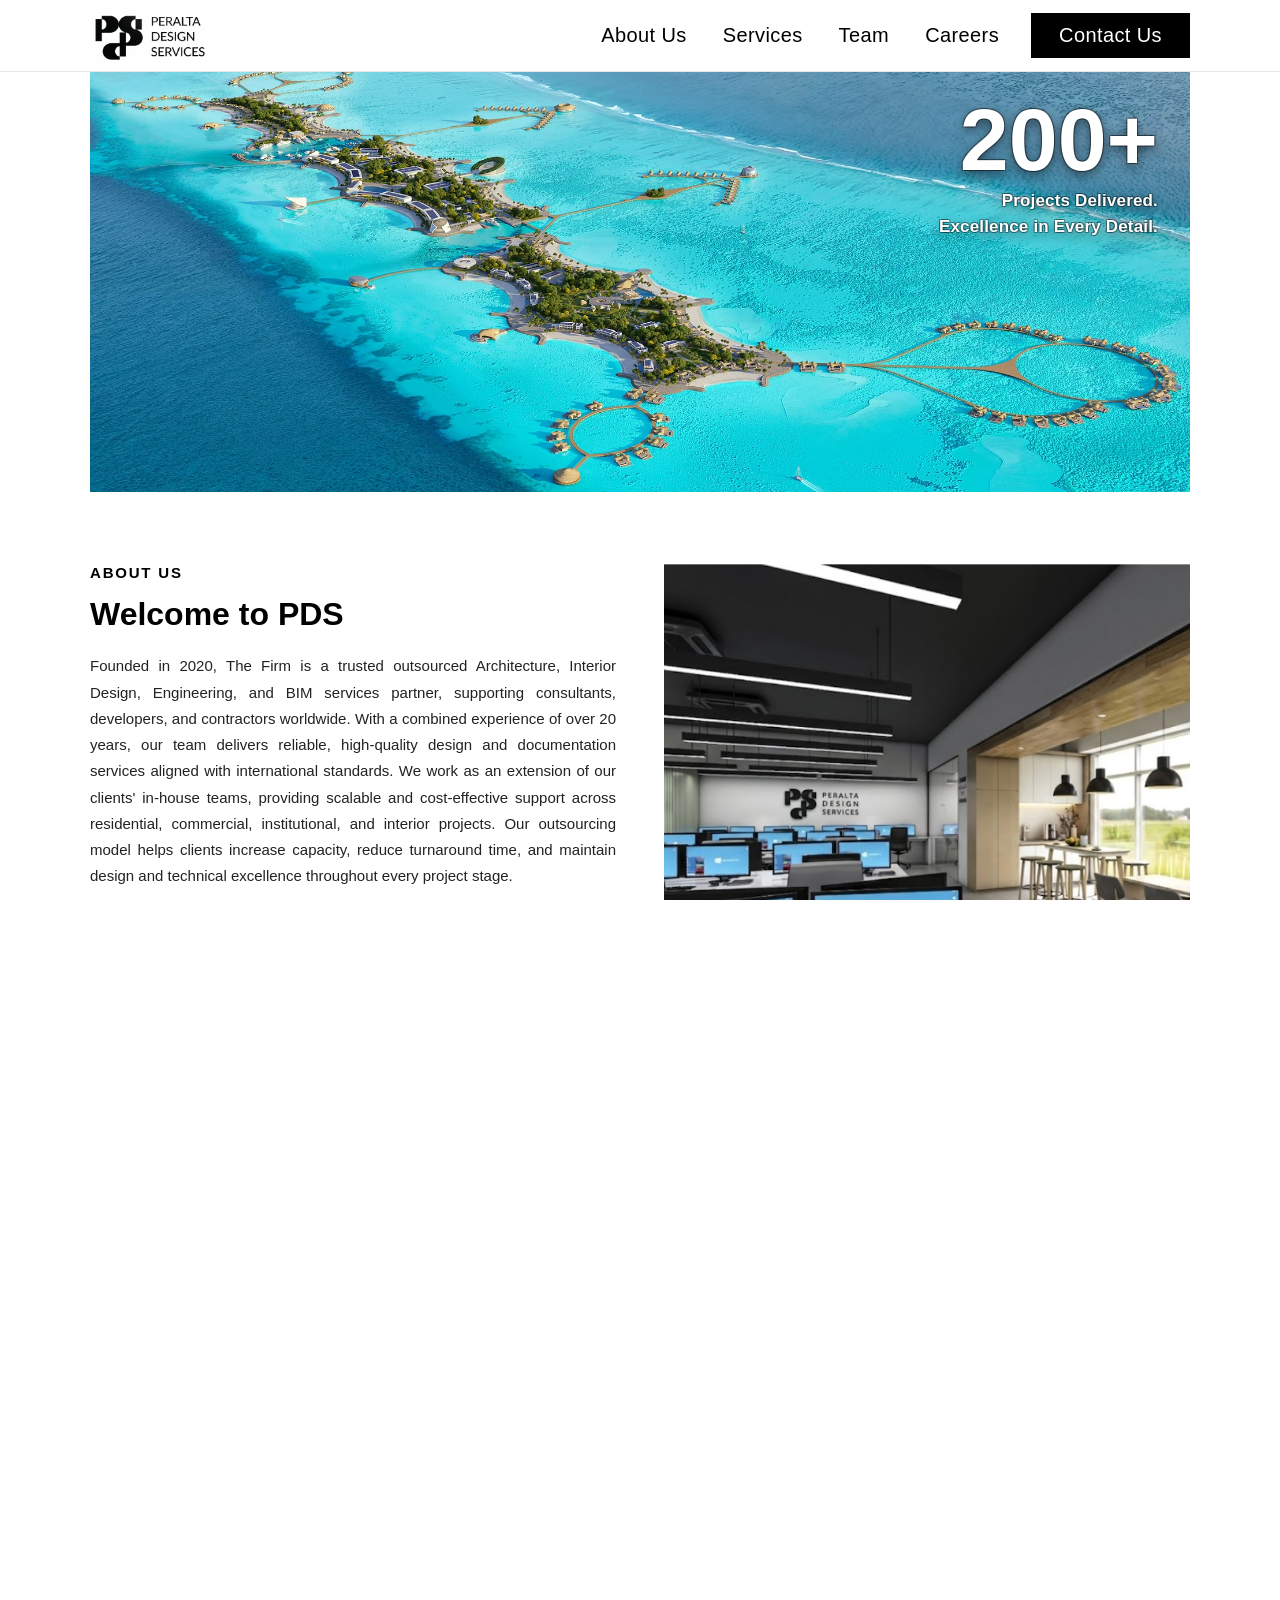
<file: index.html>
<!DOCTYPE html>
<html lang="en">
<head>
  <meta charset="UTF-8"/>
  <meta name="viewport" content="width=device-width, initial-scale=1.0"/>
  <title>Peralta Design Services</title>
  <link rel="stylesheet" href="styles/index.css"/>
  <link rel="icon" type="image/png" href="images/favicon-32x32.png"/>
</head>
<body>

  <!-- NAVBAR -->
  <nav>
    <div class="nav-inner">
      <a class="logo" href="#">
        <img src="images/logoPDS.png" alt="Peralta Design Services logo"/>
      </a>

      <div class="nav-right">
        <ul class="nav-links">
          <li><a href="#about">About Us</a></li>
          <li><a href="services.html">Services</a></li>
          <li><a href="team.html">Team</a></li>
          <li><a href="careers.html">Careers</a></li>
        </ul>
        <a href="contactUs.html" class="nav-cta">Contact Us</a>
      </div>
    </div>
  </nav>

  <!-- HERO -->
  <section class="hero">
    <div class="hero-image-wrapper">
      <img class="hero-img" src="images/maldives.jpg" alt="Peralta Design Services hero"/>
      <div class="hero-content">
        <div class="hero-stat">200+</div>
        <div class="hero-tagline">Projects Delivered.<br/>Excellence in Every Detail.</div>
      </div>
    </div>
  </section>

  <!-- ABOUT -->
  <section class="about" id="about">
    <div class="about-inner">
      <div class="about-left">
        <div class="about-label">About Us</div>
        <h2 class="about-heading">Welcome to PDS</h2>
        <div class="about-body">
          <p>Founded in 2020, The Firm is a trusted outsourced Architecture, Interior Design, Engineering, and BIM services partner, supporting consultants, developers, and contractors worldwide. With a combined experience of over 20 years, our team delivers reliable, high-quality design and documentation services aligned with international standards. We work as an extension of our clients' in-house teams, providing scalable and cost-effective support across residential, commercial, institutional, and interior projects. Our outsourcing model helps clients increase capacity, reduce turnaround time, and maintain design and technical excellence throughout every project stage.</p>
          <p>Powered by a BIM-driven workflow, our multidisciplinary team of architects, designers, engineers, and BIM specialists collaborates seamlessly to deliver coordinated, buildable, and efficient solutions on time and with clarity. Our structured workflows, clear communication, and rigorous quality control ensure consistent delivery across projects of all scales. By aligning closely with our clients' standards and processes, we build long-term partnerships that support efficiency, reliability, and sustainable growth.</p>
        </div>
      </div>
      <div class="about-right">
        <img src="images/pdss.png" alt="PDS Office"/>
      </div>
    </div>
  </section>

  <!-- COLLABORATE BANNER -->
  <section class="collaborate">
  <div class="collaborate-wrapper">
    <img src="images/wide.jpg" alt="Collaborate with your team"/>
    <div class="collaborate-text">
      <h2>How can we best collaborate<br/>with your team?</h2>
    </div>
  </div>
</section>

<!-- FAQ -->
<section class="faq" id="faq">
  <div class="faq-inner">
    <h2 class="faq-heading">Frequently Asked Questions</h2>
    <div class="faq-list">

      <div class="faq-item">
        <button class="faq-question" onclick="toggleFaq(this)">
          What is BIM?
          <span class="faq-icon">+</span>
        </button>
        <div class="faq-answer">
          <p>BIM (Building Information Modeling) is a digital process that involves creating and managing detailed 3D models of buildings. It integrates architectural, structural, and MEP data to support planning, design, construction, and operation throughout a project’s lifecycle.</p>
        </div>
      </div>

      <div class="faq-item">
        <button class="faq-question" onclick="toggleFaq(this)">
          What are the benefits of using BIM?
          <span class="faq-icon">+</span>
        </button>
        <div class="faq-answer">
          <p>BIM improves design accuracy, reduces errors, saves time and cost, enhances coordination among teams, and allows better visualization before construction begins. It also supports efficient project planning and long-term asset management.</p>
        </div>
      </div>

      <div class="faq-item">
        <button class="faq-question" onclick="toggleFaq(this)">
          How does BIM improve collaboration in construction projects?
          <span class="faq-icon">+</span>
        </button>
        <div class="faq-answer">
          <p>BIM enables all project stakeholders—architects, engineers, contractors, and clients—to work on a shared digital model. This real-time collaboration reduces misunderstandings, improves communication, and ensures everyone works with updated information.</p>
        </div>
      </div>

      <div class="faq-item">
        <button class="faq-question" onclick="toggleFaq(this)">
          What is clash detection in BIM?
          <span class="faq-icon">+</span>
        </button>
        <div class="faq-answer">
          <p>Clash detection is the process of identifying conflicts between different building systems (such as structural, electrical, and plumbing elements) within a BIM model before construction. This helps prevent costly rework and delays on site.</p>
        </div>
      </div>

      <div class="faq-item">
        <button class="faq-question" onclick="toggleFaq(this)">
          Can BIM be used for facility management?
          <span class="faq-icon">+</span>
        </button>
        <div class="faq-answer">
          <p>Yes, BIM can be used for facility management by providing accurate building data for maintenance, space management, renovations, and asset tracking. It helps owners manage buildings more efficiently throughout their operational life.</p>
        </div>
      </div>

    </div>
  </div>
</section>

<!-- FOOTER -->
<footer>
  <div class="footer-inner">
    <div class="footer-social">
      <a href="https://www.facebook.com/profile.php?id=61551814892912" target="_blank" aria-label="Facebook">
        <svg xmlns="http://www.w3.org/2000/svg" width="20" height="20" viewBox="0 0 24 24" fill="white">
          <path d="M18 2h-3a5 5 0 0 0-5 5v3H7v4h3v8h4v-8h3l1-4h-4V7a1 1 0 0 1 1-1h3z"/>
        </svg>
      </a>
      <a href="https://www.linkedin.com/company/peraltadesignservices/posts/?feedView=all" target="_blank" aria-label="LinkedIn">
        <svg xmlns="http://www.w3.org/2000/svg" width="20" height="20" viewBox="0 0 24 24" fill="white">
          <path d="M16 8a6 6 0 0 1 6 6v7h-4v-7a2 2 0 0 0-2-2 2 2 0 0 0-2 2v7h-4v-7a6 6 0 0 1 6-6zM2 9h4v12H2z"/>
          <circle cx="4" cy="4" r="2"/>
        </svg>
      </a>
    </div>
    <p class="footer-copy">©2025 by PDS. All rights reserved.</p>
  </div>
</footer>

<script>
  function toggleFaq(btn) {
    const item = btn.parentElement;
    const isOpen = item.classList.contains('open');
    document.querySelectorAll('.faq-item').forEach(i => i.classList.remove('open'));
    if (!isOpen) item.classList.add('open');
  }
</script>




</body>
</html>
</file>
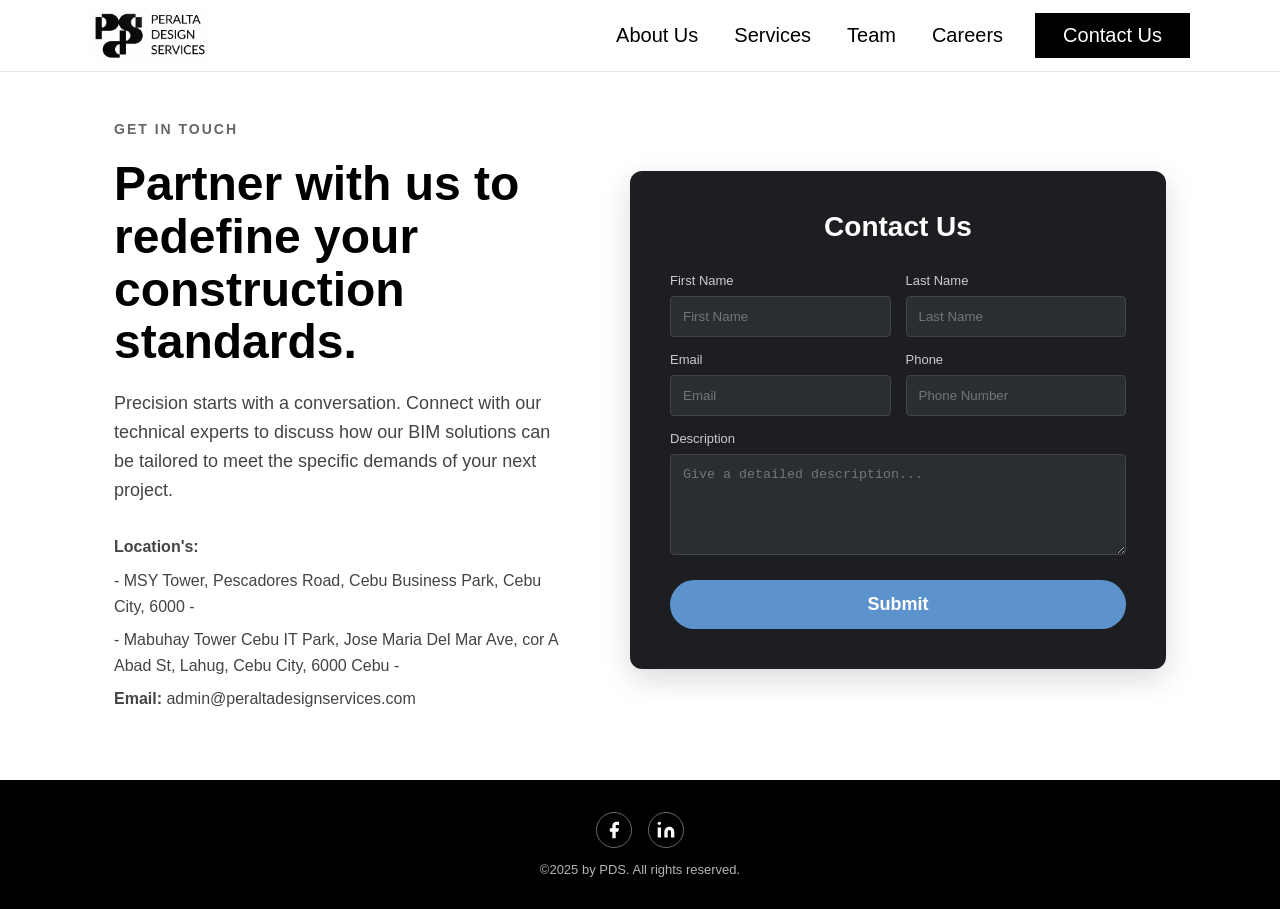
<file: contactUs.html>
<!DOCTYPE html>
<html lang="en">
<head>
    <meta charset="UTF-8"/>
    <meta name="viewport" content="width=device-width, initial-scale=1.0"/>
    <title>Contact Us | Peralta Design Services</title>
    <link rel="stylesheet" href="styles/contactUs.css"/>
    <link rel="icon" type="image/png" href="images/favicon-32x32.png"/>
</head>
<body>

    <nav>
        <div class="nav-inner">
            <a class="logo" href="index.html">
                <img src="images/logoPDS.png" alt="PDS Logo"/>
            </a>
            <div class="nav-right">
                <ul class="nav-links">
                    <li><a href="index.html">About Us</a></li>
                    <li><a href="services.html">Services</a></li>
                    <li><a href="team.html">Team</a></li>
                    <li><a href="careers.html">Careers</a></li>
                </ul>
                <a href="contactUs.html" class="nav-cta">Contact Us</a>
            </div>
        </div>
    </nav>

    <section class="contact-container">
        <div class="contact-info">
            <span class="sub-heading">GET IN TOUCH</span>
            <h1>Partner with us to redefine your construction standards.</h1>
            <p>Precision starts with a conversation. Connect with our technical experts to discuss how our BIM solutions can be tailored to meet the specific demands of your next project.</p>
            
            <div class="office-details">
                <p><strong>Location's:</strong></p>
                    <p>- MSY Tower, Pescadores Road, Cebu Business Park, Cebu City, 6000  -</p>
                    <p>- Mabuhay Tower Cebu IT Park, Jose Maria Del Mar Ave, cor A Abad St, Lahug, Cebu City, 6000 Cebu - </p>
                <p><strong>Email:</strong> admin@peraltadesignservices.com</p>
            </div>
        </div>

        <div class="contact-form-card">
            <h2>Contact Us</h2>
            <form id="contactForm">
                <div class="form-row">
                    <div class="form-group">
                        <label>First Name</label>
                        <input type="text" name="first_name" placeholder="First Name" required/>
                    </div>
                    <div class="form-group">
                        <label>Last Name</label>
                        <input type="text" name="last_name" placeholder="Last Name" required/>
                    </div>
                </div>

                <div class="form-row">
                    <div class="form-group">
                        <label>Email</label>
                        <input type="email" name="email" placeholder="Email" required/>
                    </div>
                    <div class="form-group">
                        <label>Phone</label>
                        <input type="tel" name="phone" placeholder="Phone Number"/>
                    </div>
                </div>

                <div class="form-group full-width">
                    <label>Description</label>
                    <textarea name="description" rows="5" placeholder="Give a detailed description..." required></textarea>
                </div>

                <button type="submit" class="submit-btn">Submit</button>
            </form>
        </div>
    </section>


    <footer>
        <div class="footer-inner">
            <div class="footer-social">
                <a href="https://www.facebook.com/profile.php?id=61551814892912" target="_blank" aria-label="Facebook">
                    <svg xmlns="http://www.w3.org/2000/svg" width="20" height="20" viewBox="0 0 24 24" fill="white">
                        <path d="M18 2h-3a5 5 0 0 0-5 5v3H7v4h3v8h4v-8h3l1-4h-4V7a1 1 0 0 1 1-1h3z"/>
                    </svg>
                </a>
                <a href="https://www.linkedin.com/company/peraltadesignservices/posts/?feedView=all" target="_blank" aria-label="LinkedIn">
                    <svg xmlns="http://www.w3.org/2000/svg" width="20" height="20" viewBox="0 0 24 24" fill="white">
                        <path d="M16 8a6 6 0 0 1 6 6v7h-4v-7a2 2 0 0 0-2-2 2 2 0 0 0-2 2v7h-4v-7a6 6 0 0 1 6-6zM2 9h4v12H2z"/>
                        <circle cx="4" cy="4" r="2"/>
                    </svg>
                </a>
            </div>
            <p class="footer-copy">©2025 by PDS. All rights reserved.</p>
        </div>
    </footer>

    <script>
        const form = document.getElementById('contactForm');
        form.addEventListener('submit', async function(e) {
            e.preventDefault();
            const data = new FormData(form);
            const response = await fetch('contact.php', {
                method: 'POST',
                body: data
            });
            const result = await response.text();
            if (result.trim() === 'success') {
                form.innerHTML = '<p style="text-align:center; font-size:18px; padding:40px 0; color:#fff;">✅ Thank you! We will get back to you shortly.</p>';
            } else {
                alert('Something went wrong. Please try again.');
            }
        });
    </script>

</body>
</html>
</file>
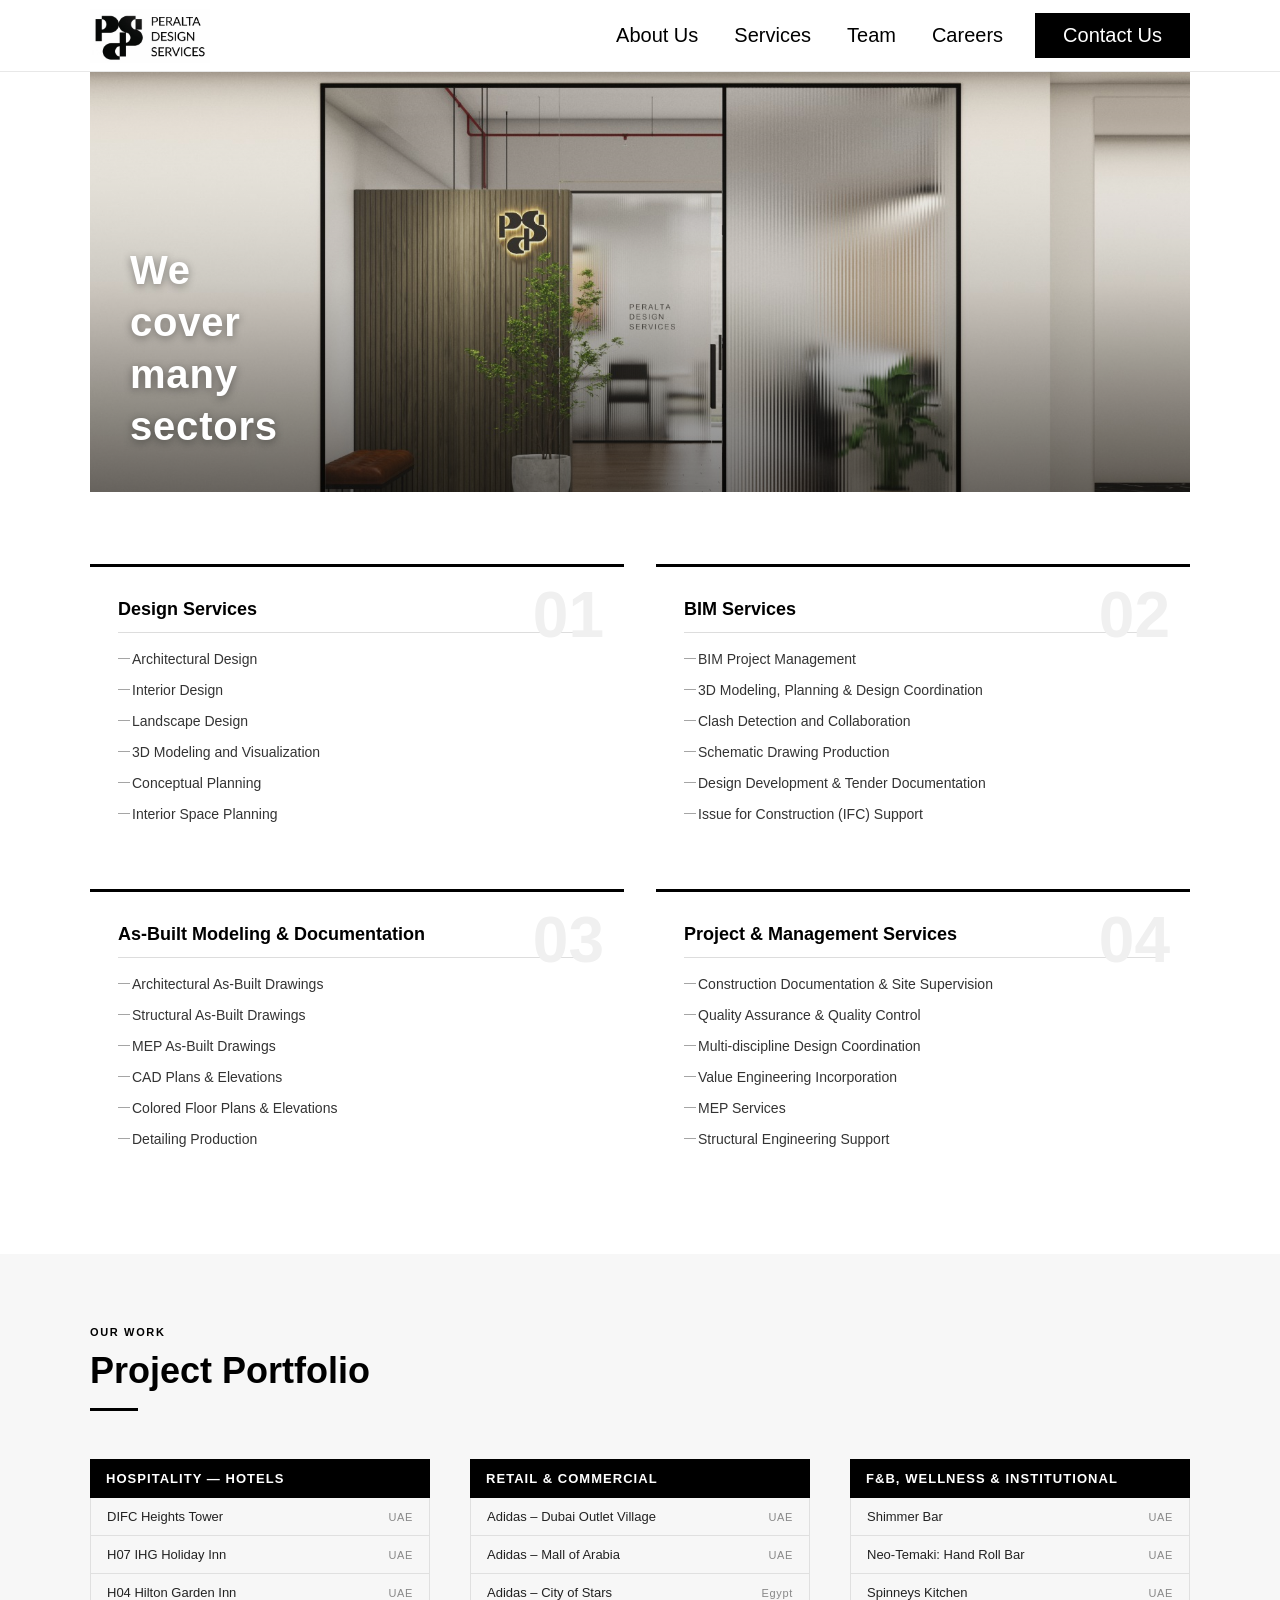
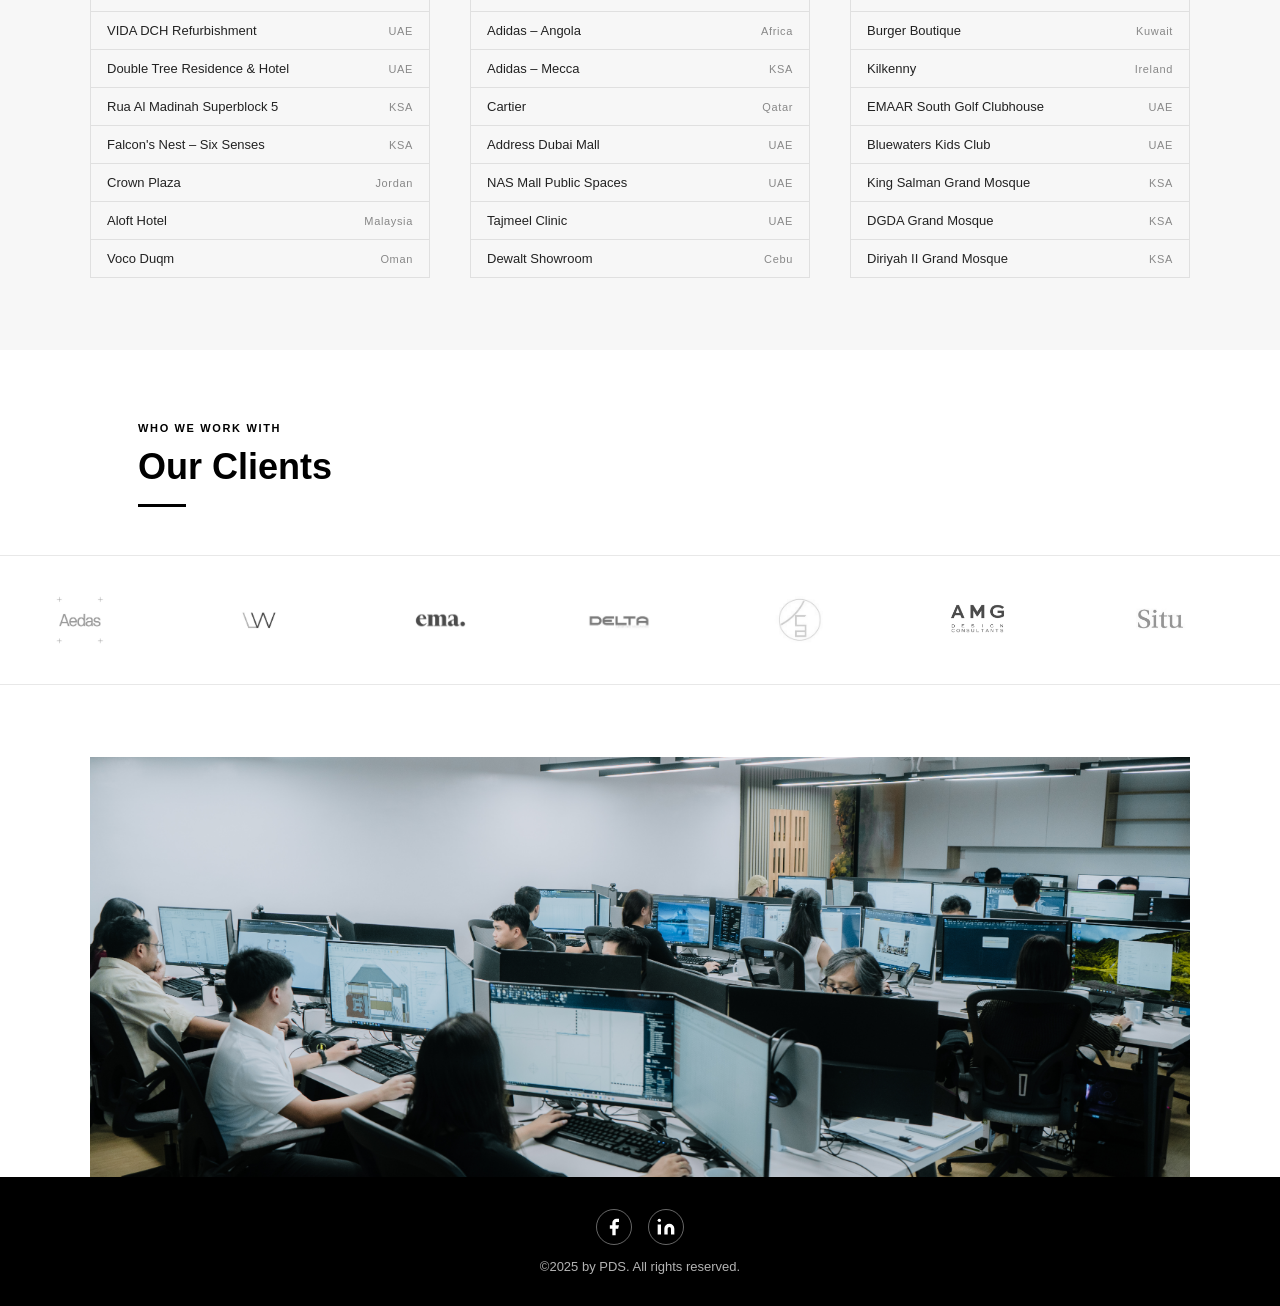
<file: services.html>
<!DOCTYPE html>
<html lang="en">
<head>
  <meta charset="UTF-8"/>
  <meta name="viewport" content="width=device-width, initial-scale=1.0"/>
  <title>Services — Peralta Design Services</title>
  <link rel="stylesheet" href="styles/services.css"/>
  <link rel="icon" type="image/png" href="images/favicon-32x32.png"/>
</head>
<body>

  <!-- NAVBAR -->
  <nav>
    <div class="nav-inner">
      <a class="logo" href="index.html">
        <img src="images/logoPDS.png" alt="Peralta Design Services logo"/>
      </a>
      <div class="nav-right">
        <ul class="nav-links">
          <li><a href="index.html">About Us</a></li>
          <li><a href="services.html">Services</a></li>
          <li><a href="team.html">Team</a></li>
          <li><a href="careers.html">Careers</a></li>
        </ul>
        <a href="contactUs.html" class="nav-cta">Contact Us</a>
      </div>
    </div>
  </nav>

  <!-- HERO BANNER -->
  <section class="services-hero">
    <div class="services-hero-wrapper">
      <img src="images/services.png" alt="PDS Services"/>
      <div class="services-hero-text">
        <h1>We<br/>cover<br/>many<br/>sectors</h1>
      </div>
    </div>
  </section>

  <!-- SERVICE CARDS -->
  <section class="services-cards">
    <div class="services-cards-inner">

      <div class="service-card" data-num="01">
        <div class="service-card-icon">
          <svg xmlns="http://www.w3.org/2000/svg" width="32" height="32" viewBox="0 0 24 24" fill="none" stroke="#000" stroke-width="1.5" stroke-linecap="round" stroke-linejoin="round">
            <path d="M3 9l9-7 9 7v11a2 2 0 0 1-2 2H5a2 2 0 0 1-2-2z"/><polyline points="9 22 9 12 15 12 15 22"/>
          </svg>
        </div>
        <h3>Design Services</h3>
        <ul>
          <li>Architectural Design</li>
          <li>Interior Design</li>
          <li>Landscape Design</li>
          <li>3D Modeling and Visualization</li>
          <li>Conceptual Planning</li>
          <li>Interior Space Planning</li>
        </ul>
      </div>

      <div class="service-card" data-num="02">
        <div class="service-card-icon">
          <svg xmlns="http://www.w3.org/2000/svg" width="32" height="32" viewBox="0 0 24 24" fill="none" stroke="#000" stroke-width="1.5" stroke-linecap="round" stroke-linejoin="round">
            <polygon points="12 2 2 7 12 12 22 7 12 2"/><polyline points="2 17 12 22 22 17"/><polyline points="2 12 12 17 22 12"/>
          </svg>
        </div>
        <h3>BIM Services</h3>
        <ul>
          <li>BIM Project Management</li>
          <li>3D Modeling, Planning &amp; Design Coordination</li>
          <li>Clash Detection and Collaboration</li>
          <li>Schematic Drawing Production</li>
          <li>Design Development &amp; Tender Documentation</li>
          <li>Issue for Construction (IFC) Support</li>
        </ul>
      </div>

      <div class="service-card" data-num="03">
        <div class="service-card-icon">
          <svg xmlns="http://www.w3.org/2000/svg" width="32" height="32" viewBox="0 0 24 24" fill="none" stroke="#000" stroke-width="1.5" stroke-linecap="round" stroke-linejoin="round">
            <path d="M14 2H6a2 2 0 0 0-2 2v16a2 2 0 0 0 2 2h12a2 2 0 0 0 2-2V8z"/><polyline points="14 2 14 8 20 8"/><line x1="16" y1="13" x2="8" y2="13"/><line x1="16" y1="17" x2="8" y2="17"/>
          </svg>
        </div>
        <h3>As-Built Modeling &amp; Documentation</h3>
        <ul>
          <li>Architectural As-Built Drawings</li>
          <li>Structural As-Built Drawings</li>
          <li>MEP As-Built Drawings</li>
          <li>CAD Plans &amp; Elevations</li>
          <li>Colored Floor Plans &amp; Elevations</li>
          <li>Detailing Production</li>
        </ul>
      </div>

      <div class="service-card" data-num="04">
        <div class="service-card-icon">
          <svg xmlns="http://www.w3.org/2000/svg" width="32" height="32" viewBox="0 0 24 24" fill="none" stroke="#000" stroke-width="1.5" stroke-linecap="round" stroke-linejoin="round">
            <rect x="2" y="7" width="20" height="14" rx="2"/><path d="M16 7V5a2 2 0 0 0-2-2h-4a2 2 0 0 0-2 2v2"/><line x1="12" y1="12" x2="12" y2="16"/><line x1="10" y1="14" x2="14" y2="14"/>
          </svg>
        </div>
        <h3>Project &amp; Management Services</h3>
        <ul>
          <li>Construction Documentation &amp; Site Supervision</li>
          <li>Quality Assurance &amp; Quality Control</li>
          <li>Multi-discipline Design Coordination</li>
          <li>Value Engineering Incorporation</li>
          <li>MEP Services</li>
          <li>Structural Engineering Support</li>
        </ul>
      </div>

    </div>
  </section>

  <!-- PROJECTS -->
<section class="projects" id="projects">
  <div class="projects-inner">
    <div class="projects-label">Our Work</div>
    <h2 class="projects-heading">Project Portfolio</h2>
    <div class="projects-divider"></div>
    <div class="project-categories">

      <div class="project-cat">
        <div class="project-cat-title">Hospitality — Hotels</div>
        <ul class="project-list">
          <li>DIFC Heights Tower <span>UAE</span></li>
          <li>H07 IHG Holiday Inn <span>UAE</span></li>
          <li>H04 Hilton Garden Inn <span>UAE</span></li>
          <li>VIDA DCH Refurbishment <span>UAE</span></li>
          <li>Double Tree Residence &amp; Hotel <span>UAE</span></li>
          <li>Rua Al Madinah Superblock 5 <span>KSA</span></li>
          <li>Falcon's Nest – Six Senses <span>KSA</span></li>
          <li>Crown Plaza <span>Jordan</span></li>
          <li>Aloft Hotel <span>Malaysia</span></li>
          <li>Voco Duqm <span>Oman</span></li>
        </ul>
      </div>

      <div class="project-cat">
        <div class="project-cat-title">Retail &amp; Commercial</div>
        <ul class="project-list">
          <li>Adidas – Dubai Outlet Village <span>UAE</span></li>
          <li>Adidas – Mall of Arabia <span>UAE</span></li>
          <li>Adidas – City of Stars <span>Egypt</span></li>
          <li>Adidas – Angola <span>Africa</span></li>
          <li>Adidas – Mecca <span>KSA</span></li>
          <li>Cartier <span>Qatar</span></li>
          <li>Address Dubai Mall <span>UAE</span></li>
          <li>NAS Mall Public Spaces <span>UAE</span></li>
          <li>Tajmeel Clinic <span>UAE</span></li>
          <li>Dewalt Showroom <span>Cebu</span></li>
        </ul>
      </div>

      <div class="project-cat">
        <div class="project-cat-title">F&amp;B, Wellness &amp; Institutional</div>
        <ul class="project-list">
          <li>Shimmer Bar <span>UAE</span></li>
          <li>Neo-Temaki: Hand Roll Bar <span>UAE</span></li>
          <li>Spinneys Kitchen <span>UAE</span></li>
          <li>Burger Boutique <span>Kuwait</span></li>
          <li>Kilkenny <span>Ireland</span></li>
          <li>EMAAR South Golf Clubhouse <span>UAE</span></li>
          <li>Bluewaters Kids Club <span>UAE</span></li>
          <li>King Salman Grand Mosque <span>KSA</span></li>
          <li>DGDA Grand Mosque <span>KSA</span></li>
          <li>Diriyah II Grand Mosque <span>KSA</span></li>
        </ul>
      </div>

    </div>
  </div>
</section>

 <!-- OUR CLIENTS -->
<section class="clients" id="clients">
  <div class="clients-inner">
    <div class="clients-label">Who We Work With</div>
    <h2 class="clients-heading">Our Clients</h2>
    <div class="clients-divider"></div>
  </div>
  <div class="clients-marquee-wrap">
    <div class="clients-marquee">
      <div class="client-logo-box"><img src="images/client1.png" alt="Client"/></div>
      <div class="client-logo-box"><img src="images/client2.png" alt="Client"/></div>
      <div class="client-logo-box"><img src="images/client3.png" alt="Client"/></div>
      <div class="client-logo-box"><img src="images/client4.png" alt="Client"/></div>
      <div class="client-logo-box"><img src="images/client5.png" alt="Client"/></div>
      <div class="client-logo-box"><img src="images/client6.png" alt="Client"/></div>
      <div class="client-logo-box"><img src="images/client7.png" alt="Client"/></div>
      <div class="client-logo-box"><img src="images/client8.png" alt="Client"/></div>
      <div class="client-logo-box"><img src="images/client9.png" alt="Client"/></div>
      <div class="client-logo-box"><img src="images/client10.png" alt="Client"/></div>
      <div class="client-logo-box"><img src="images/client11.png" alt="Client"/></div>
      <div class="client-logo-box"><img src="images/client12.png" alt="Client"/></div>
      <div class="client-logo-box"><img src="images/client13.png" alt="Client"/></div>
      <div class="client-logo-box"><img src="images/client14.png" alt="Client"/></div>
      <!-- duplicate for seamless loop -->
      <div class="client-logo-box"><img src="images/client1.png" alt="Client"/></div>
      <div class="client-logo-box"><img src="images/client2.png" alt="Client"/></div>
      <div class="client-logo-box"><img src="images/client3.png" alt="Client"/></div>
      <div class="client-logo-box"><img src="images/client4.png" alt="Client"/></div>
      <div class="client-logo-box"><img src="images/client5.png" alt="Client"/></div>
      <div class="client-logo-box"><img src="images/client6.png" alt="Client"/></div>
      <div class="client-logo-box"><img src="images/client7.png" alt="Client"/></div>
      <div class="client-logo-box"><img src="images/client8.png" alt="Client"/></div>
      <div class="client-logo-box"><img src="images/client9.png" alt="Client"/></div>
      <div class="client-logo-box"><img src="images/client10.png" alt="Client"/></div>
      <div class="client-logo-box"><img src="images/client11.png" alt="Client"/></div>
      <div class="client-logo-box"><img src="images/client12.png" alt="Client"/></div>
      <div class="client-logo-box"><img src="images/client13.png" alt="Client"/></div>
      <div class="client-logo-box"><img src="images/client14.png" alt="Client"/></div>
    </div>
  </div>
</section>

  <!-- SECOND OFFICE BANNER -->
  <section class="services-banner">
    <div class="services-banner-wrapper">
      <img src="images/wide2.jpg" alt="PDS Office"/>
    </div>
  </section>

  <!-- FOOTER -->
  <footer>
    <div class="footer-inner">
      <div class="footer-social">
        <a href="https://www.facebook.com/profile.php?id=61551814892912" target="_blank" aria-label="Facebook">
          <svg xmlns="http://www.w3.org/2000/svg" width="20" height="20" viewBox="0 0 24 24" fill="white">
            <path d="M18 2h-3a5 5 0 0 0-5 5v3H7v4h3v8h4v-8h3l1-4h-4V7a1 1 0 0 1 1-1h3z"/>
          </svg>
        </a>
        <a href="https://www.linkedin.com/company/peraltadesignservices/posts/?feedView=all" target="_blank" aria-label="LinkedIn">
          <svg xmlns="http://www.w3.org/2000/svg" width="20" height="20" viewBox="0 0 24 24" fill="white">
            <path d="M16 8a6 6 0 0 1 6 6v7h-4v-7a2 2 0 0 0-2-2 2 2 0 0 0-2 2v7h-4v-7a6 6 0 0 1 6-6zM2 9h4v12H2z"/>
            <circle cx="4" cy="4" r="2"/>
          </svg>
        </a>
      </div>
      <p class="footer-copy">©2025 by PDS. All rights reserved.</p>
    </div>
  </footer>

</body>
</html>
</file>
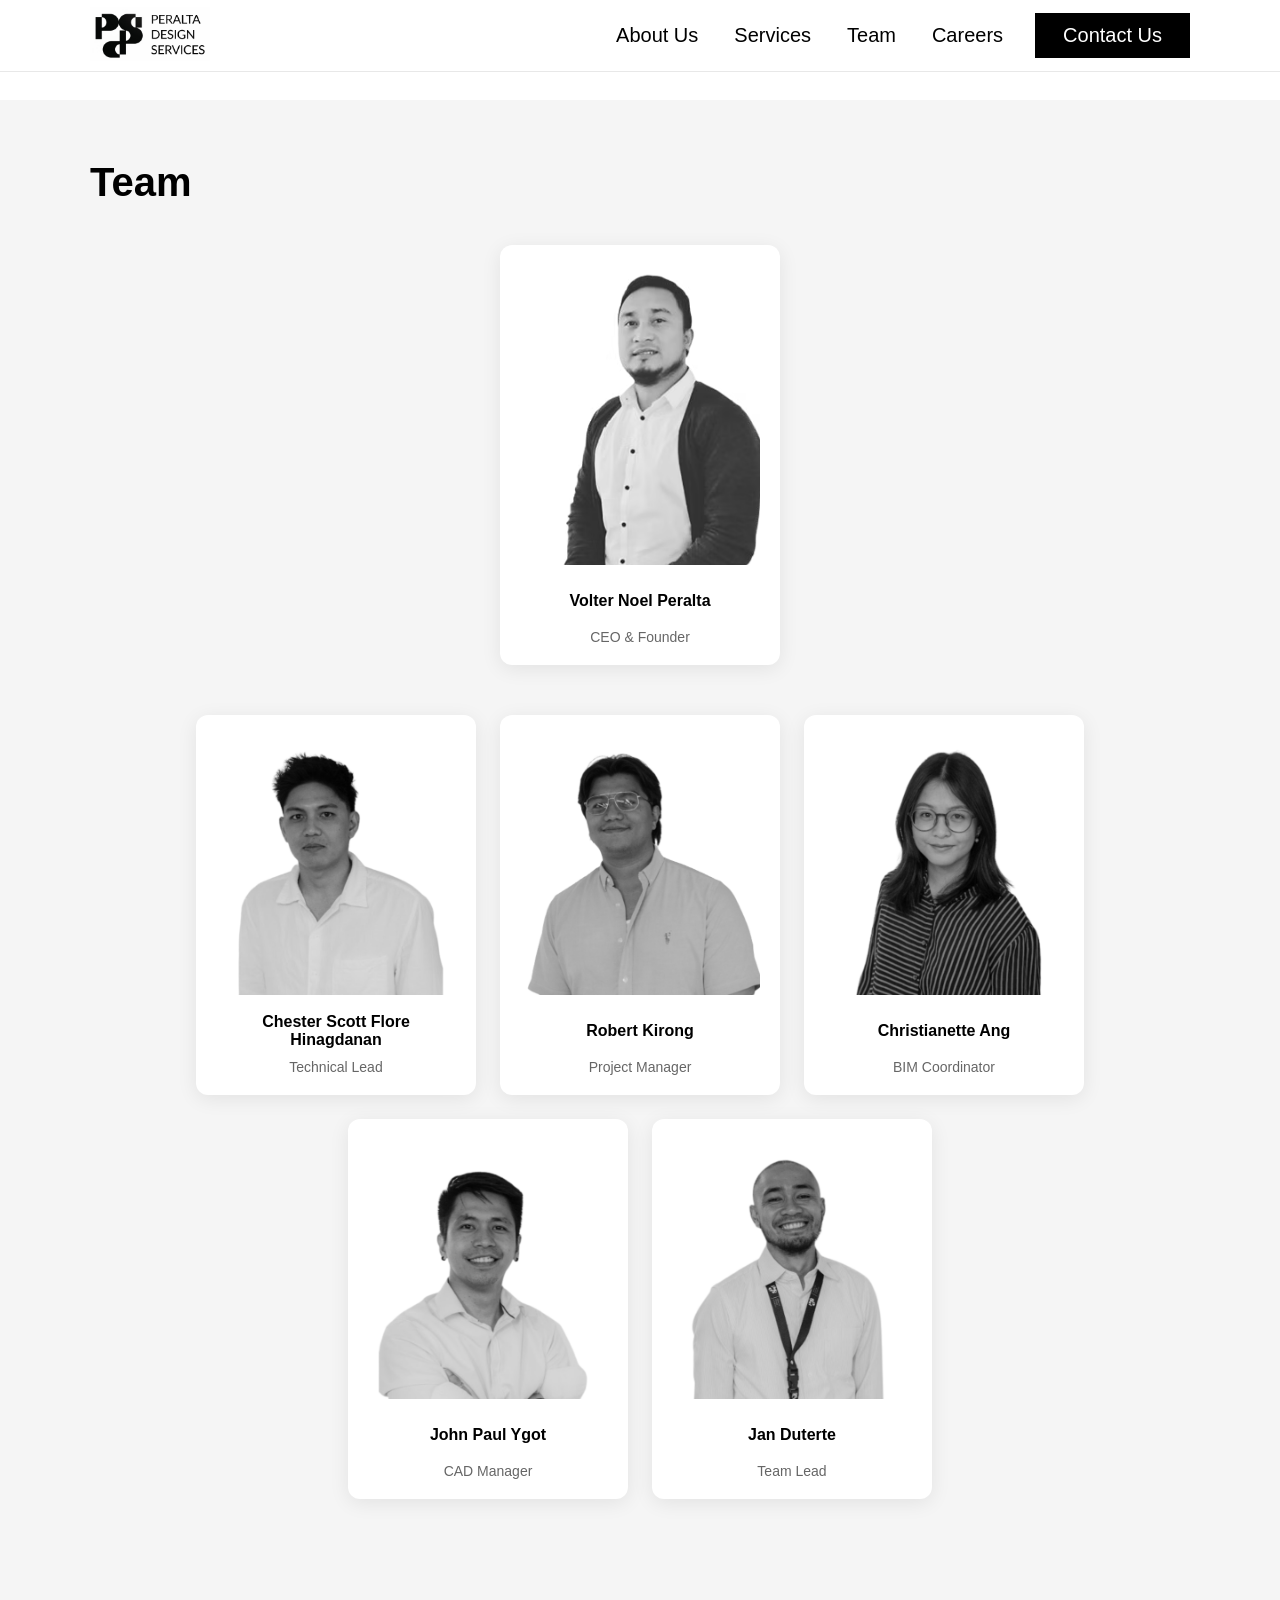
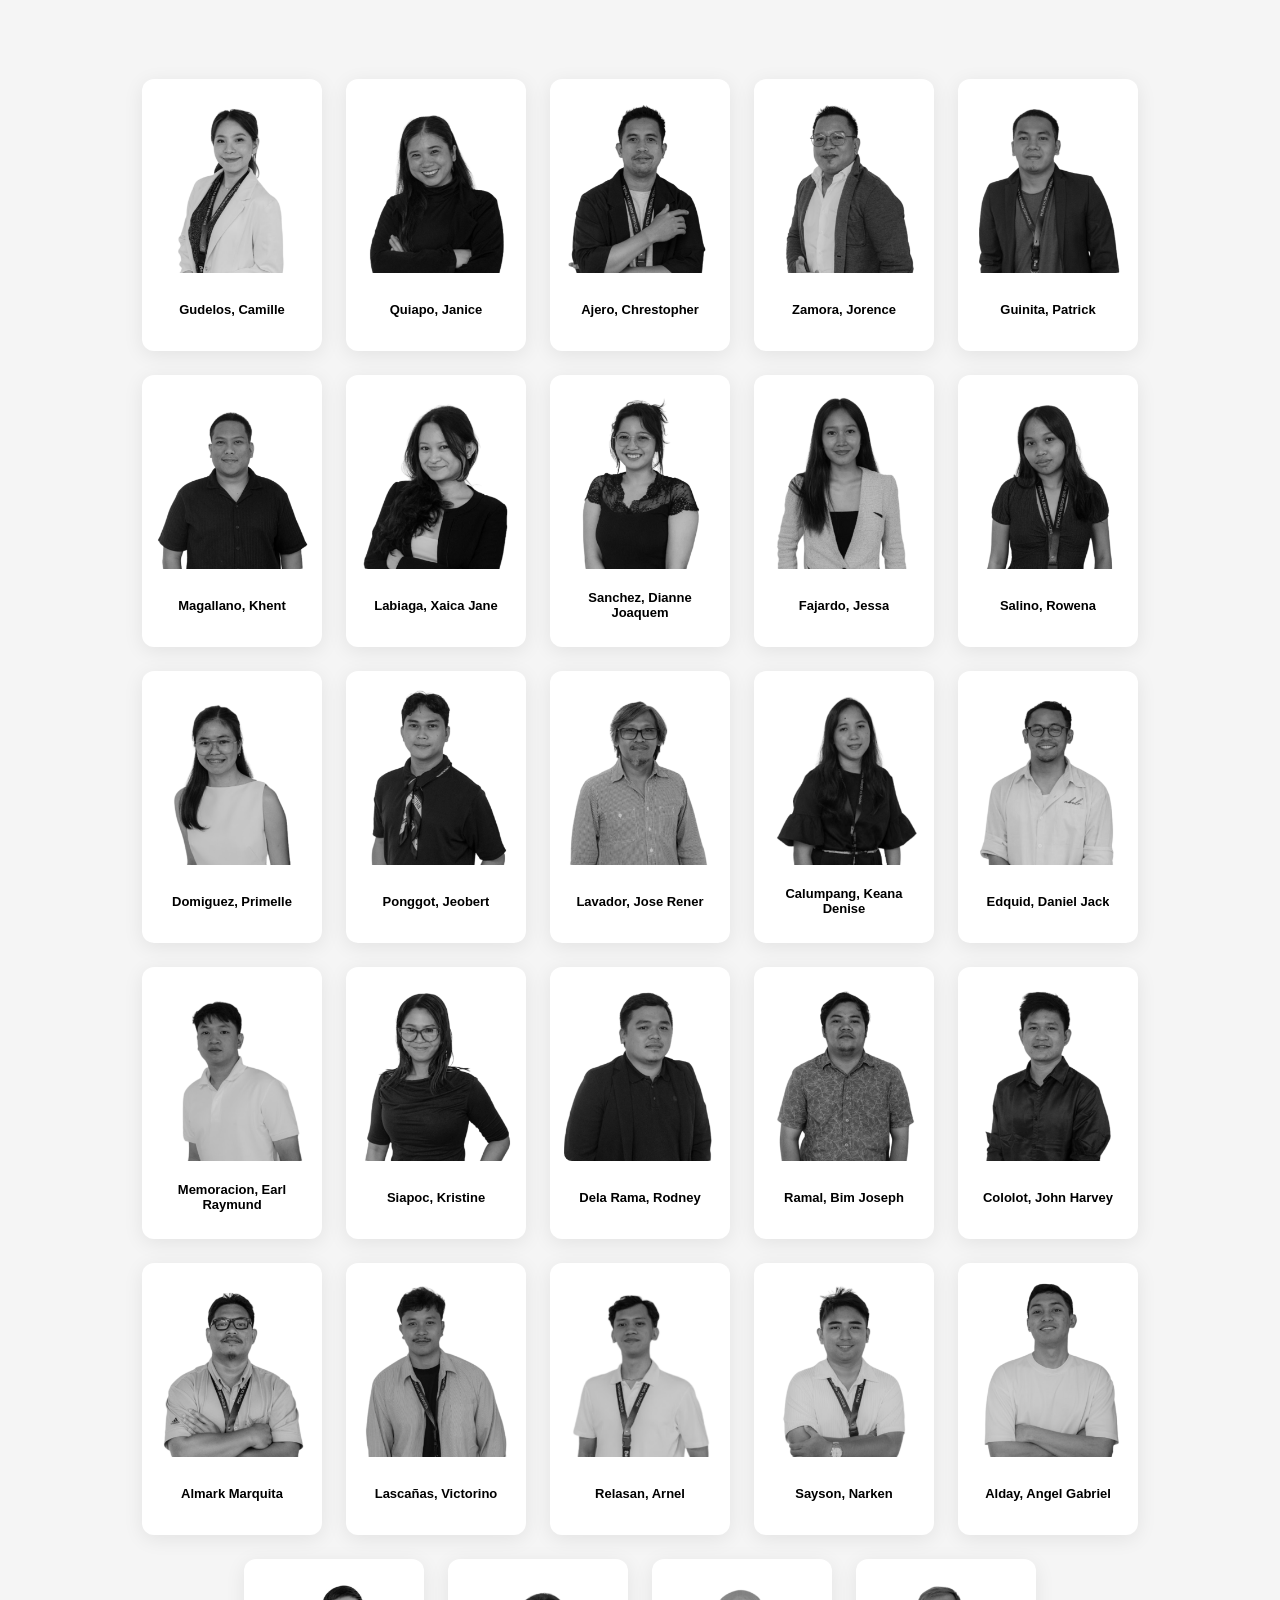
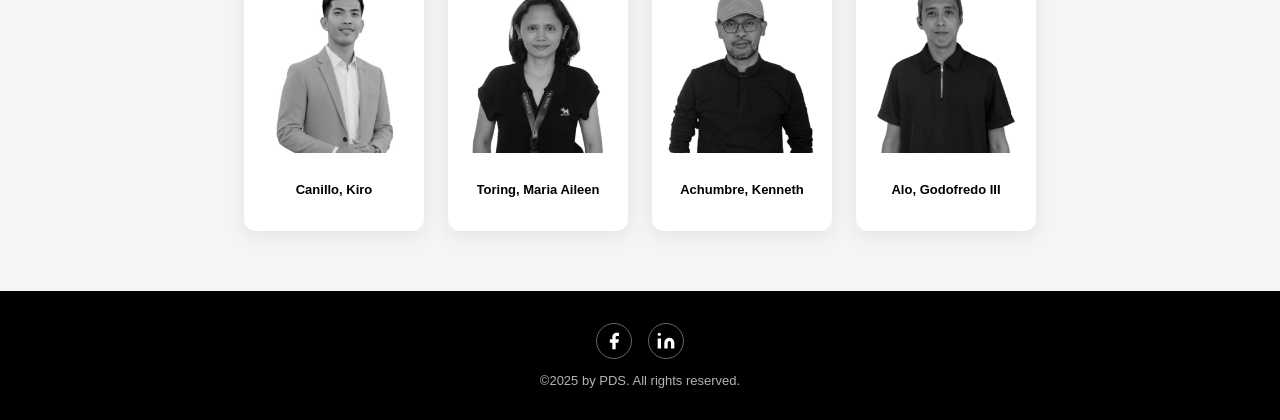
<file: team.html>
<!DOCTYPE html>
<html lang="en">
<head>
  <meta charset="UTF-8"/>
  <meta name="viewport" content="width=device-width, initial-scale=1.0"/>
  <title>Team — Peralta Design Services</title>
  <link rel="stylesheet" href="styles/team.css"/>
  <link rel="icon" type="image/png" href="images/favicon-32x32.png"/>
</head>
<body>

<!-- NAVBAR -->
<nav>
  <div class="nav-inner">
    <a class="logo" href="index.html">
      <img src="images/logoPDS.png" alt="Peralta Design Services logo"/>
    </a>
    <div class="nav-right">
      <ul class="nav-links">
        <li><a href="index.html">About Us</a></li>
        <li><a href="services.html">Services</a></li>
        <li><a href="team.html">Team</a></li>
        <li><a href="careers.html">Careers</a></li>
      </ul>
      <a href="contactUs.html" class="nav-cta">Contact Us</a>
    </div>
  </div>
</nav>

<!-- TEAM SECTION -->
<section class="team">
  <div class="team-inner">
    <h1 class="team-title">Team</h1>

    <!-- CEO (TOP CENTER) -->
    <div class="team-ceo">
      <div class="team-card ceo">
        <img src="empPhoto/volter.avif" alt="CEO"/>
        <h3>Volter Noel Peralta</h3>
        <p>CEO & Founder</p>
      </div>
    </div>

    <!-- FIRST 5 LEADERS SECTION -->
    <div class="team-leaders-section">
      <div class="team-grid">
        <div class="team-card">
          <img src="empPhoto/Hinagdanan, Chester Scott.png" alt="Member"/>
          <h3>Chester Scott Flore Hinagdanan</h3>
          <p>Technical Lead</p>
        </div>
        <div class="team-card">
          <img src="empPhoto/Kirong, Roberto Jr..png" alt="Member"/>
          <h3>Robert Kirong</h3>
          <p>Project Manager</p>
        </div>
        <div class="team-card">
          <img src="empPhoto/Ang, Christianette Marie.png" alt="Member"/>
          <h3>Christianette Ang</h3>
          <p>BIM Coordinator</p>
        </div>
        <div class="team-card">
          <img src="empPhoto/Ygot, John Paul.png" alt="Member"/>
          <h3>John Paul Ygot</h3>
          <p>CAD Manager</p>
        </div>
        <div class="team-card">
          <img src="empPhoto/Duterte, Jan Michael Angelo.png" alt="Member"/>
          <h3>Jan Duterte</h3>
          <p>Team Lead</p>
        </div>
      </div>
    </div>

    <!-- ALL MEMBERS SECTION -->
    <div class="team-members-section">
      <div class="team-grid">
        <!-- This example has 10 items (not a multiple of 3) - last row with 1 item will be centered -->
        <div class="team-card">
          <img src="empPhoto/Gudelos, Camille.png" alt="Member"/>
          <h3>Gudelos, Camille</h3>
        </div>
        <div class="team-card">
          <img src="empPhoto/Quiapo, Janice.png" alt="Member"/>
          <h3>Quiapo, Janice</h3>
        </div>
        <div class="team-card">
          <img src="empPhoto/Ajero, Chrestopher.png" alt="Member"/>
          <h3>Ajero, Chrestopher</h3>
        </div>
        <div class="team-card">
          <img src="empPhoto/Zamora, Jorence.png" alt="Member"/>
          <h3>Zamora, Jorence</h3>
        </div>
        <div class="team-card">
          <img src="empPhoto/Guinita, Patrick.png" alt="Member"/>
          <h3>Guinita, Patrick</h3>
        </div>
        <div class="team-card">
          <img src="empPhoto/Magallano, Khent.png" alt="Member"/>
          <h3>Magallano, Khent</h3>
        </div>
        <div class="team-card">
          <img src="empPhoto/Labiaga, Xaica Jane.png" alt="Member"/>
          <h3>Labiaga, Xaica Jane</h3>
        </div>
        <div class="team-card">
          <img src="empPhoto/Sanchez, Dianne Joaquem.png" alt="Member"/>
          <h3>Sanchez, Dianne Joaquem</h3>
        </div>
        <div class="team-card">
          <img src="empPhoto/Fajardo, Jessa.png" alt="Member"/>
          <h3>Fajardo, Jessa</h3>
        </div>
        <div class="team-card">
          <img src="empPhoto/Salino, Rowena.png" alt="Member"/>
          <h3>Salino, Rowena</h3>
        </div>
        <div class="team-card">
          <img src="empPhoto/Domiguez, Primelle.png" alt="Member"/>
          <h3>Domiguez, Primelle</h3>
        </div>
        <div class="team-card">
          <img src="empPhoto/Ponggot, Jeobert.png" alt="Member"/>
          <h3>Ponggot, Jeobert</h3>
        </div>
        <div class="team-card">
          <img src="empPhoto/Lavador, Jose Rener.png" alt="Member"/>
          <h3>Lavador, Jose Rener</h3>
        </div>
        <div class="team-card">
          <img src="empPhoto/Calumpang, Keana Denise.png" alt="Member"/>
          <h3>Calumpang, Keana Denise</h3>
        </div>
        <div class="team-card">
          <img src="empPhoto/Edquid, Daniel Jack.png" alt="Member"/>
          <h3>Edquid, Daniel Jack</h3>
        </div>
        <div class="team-card">
          <img src="empPhoto/Memoracion, Earl Raymund.png" alt="Member"/>
          <h3>Memoracion, Earl Raymund</h3>
        </div>
        <div class="team-card">
          <img src="empPhoto/Siapoc, Kristine.png" alt="Member"/>
          <h3>Siapoc, Kristine</h3>
        </div>
        <div class="team-card">
          <img src="empPhoto/Dela Rama, Rodney.png" alt="Member"/>
          <h3>Dela Rama, Rodney</h3>
        </div>
        <div class="team-card">
          <img src="empPhoto/Ramal, Bim Joseph.png" alt="Member"/>
          <h3>Ramal, Bim Joseph</h3>
        </div>
        <div class="team-card">
          <img src="empPhoto/Cololot, John Harvey.png" alt="Member"/>
          <h3>Cololot, John Harvey</h3>
        </div>
        <div class="team-card">
          <img src="empPhoto/Almark Marquita.png" alt="Member"/>
          <h3>Almark Marquita</h3>
        </div>
        <div class="team-card">
          <img src="empPhoto/Lascañas, Victorino.png" alt="Member"/>
          <h3>Lascañas, Victorino</h3>
        </div>
        <div class="team-card">
          <img src="empPhoto/Relasan, Arnel.png" alt="Member"/>
          <h3>Relasan, Arnel</h3>
        </div>
        <div class="team-card">
          <img src="empPhoto/Sayson, Narken.png" alt="Member"/>
          <h3>Sayson, Narken</h3>
        </div>
        <div class="team-card">
          <img src="empPhoto/Alday, Angel Gabriel.png" alt="Member"/>
          <h3>Alday, Angel Gabriel</h3>
        </div>
        <div class="team-card">
          <img src="empPhoto/KIRO.jpg" alt="Member"/>
          <h3>Canillo, Kiro</h3>
        </div>
        <div class="team-card">
          <img src="empPhoto/Toring, Maria Aileen.png" alt="Member"/>
          <h3>Toring, Maria Aileen</h3>
        </div>
        <div class="team-card">
          <img src="empPhoto/Achumbre, Kenneth.png" alt="Member"/>
          <h3>Achumbre, Kenneth</h3>
        </div>
        <div class="team-card">
          <img src="empPhoto/Alo, Godofredo III.png" alt="Member"/>
          <h3>Alo, Godofredo III</h3>
        </div>
        <!-- 10 items total - last row has 1 item (10 % 3 = 1), which will be centered -->
      </div>
    </div>
  </div>
</section>

<!-- FOOTER -->
<footer>
  <div class="footer-inner">
    <div class="footer-social">
      <a href="https://www.facebook.com/profile.php?id=61551814892912" target="_blank" aria-label="Facebook">
        <svg xmlns="http://www.w3.org/2000/svg" width="20" height="20" viewBox="0 0 24 24" fill="white">
          <path d="M18 2h-3a5 5 0 0 0-5 5v3H7v4h3v8h4v-8h3l1-4h-4V7a1 1 0 0 1 1-1h3z"/>
        </svg>
      </a>
      <a href="https://www.linkedin.com/company/peraltadesignservices/posts/?feedView=all" target="_blank" aria-label="LinkedIn">
        <svg xmlns="http://www.w3.org/2000/svg" width="20" height="20" viewBox="0 0 24 24" fill="white">
          <path d="M16 8a6 6 0 0 1 6 6v7h-4v-7a2 2 0 0 0-2-2 2 2 0 0 0-2 2v7h-4v-7a6 6 0 0 1 6-6zM2 9h4v12H2z"/>
          <circle cx="4" cy="4" r="2"/>
        </svg>
      </a>
    </div>
    <p class="footer-copy">©2025 by PDS. All rights reserved.</p>
  </div>
</footer>

</body>
</html>
</file>
<file: styles/index.css>
*, *::before, *::after { box-sizing: border-box; margin: 0; padding: 0; }
html, body { height: 100%; font-family: 'Arial', sans-serif; background: #fff; color: #000; overflow-x: hidden; }

/* ── NAVBAR ── */
nav {
  position: fixed; top: 0; left: 0; right: 0; z-index: 100;
  display: flex; align-items: center; justify-content: center;
  height: 72px;
  background: #fff;
  border-bottom: 1px solid #e8e8e8;
}

.nav-inner {
  display: flex; align-items: center; gap: 32px;
  width: 1100px;
}

.nav-right {
  display: flex; align-items: center; gap: 32px;
  margin-left: auto;
}

.logo { display: flex; align-items: center; gap: 10px; text-decoration: none; }
.logo img { height: 54px; width: 120px; display: block; }
.logo-text { line-height: 1.25; }
.logo-text .brand { font-size: 12px; font-weight: 700; letter-spacing: 0.12em; text-transform: uppercase; color: #000; display: block; }
.logo-text .sub   { font-size: 10px; font-weight: 400; letter-spacing: 0.1em; text-transform: uppercase; color: #000; display: block; }

.nav-links { display: flex; align-items: center; gap: 36px; list-style: none; }
.nav-links a { font-size: 20px; letter-spacing: 0.02em; color: #000; text-decoration: none; transition: opacity 0.2s; }
.nav-links a:hover { opacity: 0.45; }

.nav-cta {
  background: #000; color: #fff;
  padding: 11px 28px; font-size: 20px; letter-spacing: 0.02em;
  text-decoration: none; transition: opacity 0.2s;
}
.nav-cta:hover { opacity: 0.75; }

/* ── HERO ── */
.hero {
  margin-top: 72px;
  padding: 0 48px;
  background: #fff;
  display: flex;
  justify-content: center;
}

.hero-image-wrapper {
  position: relative;
  width: 1100px;
  height: 420px;
  overflow: hidden;
}

.hero-img {
  width: 100%; height: 100%;
  object-fit: cover;
  object-position: center;
  display: block;
}

.hero-content {
  position: absolute;
  top: 24px; right: 32px;
  z-index: 2; text-align: right;
}
.hero-stat {
  font-size: 88px; font-weight: 700;
  color: #fff; line-height: 1;
  text-shadow: 
    -1px -1px 0 rgba(0,0,0,0.3),
    1px -1px 0 rgba(0,0,0,0.3),
    -1px 1px 0 rgba(0,0,0,0.3),
    1px 1px 0 rgba(0,0,0,0.3),
    0 4px 12px rgba(0,0,0,0.5);
}
.hero-tagline {
  font-size: 17px; color: #fff;
  margin-top: 4px; line-height: 1.55;
  font-weight: 700; letter-spacing: 0.01em;
  text-shadow: 
    -1px -1px 0 rgba(0,0,0,0.3),
    1px -1px 0 rgba(0,0,0,0.3),
    -1px 1px 0 rgba(0,0,0,0.3),
    1px 1px 0 rgba(0,0,0,0.3),
    0 4px 12px rgba(0,0,0,0.5);
}

/* ── ABOUT ── */
.about {
  display: flex;
  justify-content: center;
  padding: 72px 38px;
  background: #fff;
}

.about-inner {
  display: flex;
  gap: 48px;
  width: 1100px;
  align-items: flex-start;
}

.about-left { flex: 1; }

.about-label {
  font-size: 15px;
  font-weight: 700;
  letter-spacing: 0.12em;
  text-transform: uppercase;
  color: #000;
  margin-bottom: 14px;
}

.about-heading {
  font-size: 32px;
  font-weight: 700;
  color: #000;
  margin-bottom: 20px;
  line-height: 1.2;
}

.about-body p {
  font-size: 15px;
  line-height: 1.75;
  text-align: justify;
  color: #222;
  margin-bottom: 16px;
}

.about-right { flex: 1; }

.about-right img {
  width: 100%;
  height: 500px;
  object-fit: cover;
  object-position: left center;
  display: block;
}

/* ── COLLABORATE BANNER ── */
.collaborate {
  position: relative;
  display: flex;
  justify-content: center;
  padding: 0 48px;
  background: #fff;
}

.collaborate-wrapper {
  position: relative;
  width: 1100px;
  height: 420px;
  overflow: hidden;
}

.collaborate-wrapper img {
  width: 100%;
  height: 100%;
  object-fit: cover;
  object-position: center;
  display: block;
}

.collaborate-text {
  position: absolute;
  top: 32px;
  left: 30px;
  z-index: 2;
}

.collaborate-text h2 {
  font-size: 36px;
  font-weight: 900;
  color: #fff;
  line-height: 1.25;
  text-shadow: 
    -1px -1px 0 rgba(0,0,0,0.3),
    1px -1px 0 rgba(0,0,0,0.3),
    -1px 1px 0 rgba(0,0,0,0.3),
    1px 1px 0 rgba(0,0,0,0.3),
    0 4px 12px rgba(0,0,0,0.5);
  max-width: 600px;
}


/* ── FAQ ── */
.faq {
  display: flex;
  justify-content: center;
  padding: 72px 48px;
  background: #fff;
}

.faq-inner {
  width: 1100px;
}

.faq-heading {
  font-size: 28px;
  font-weight: 700;
  color: #000;
  margin-bottom: 40px;
}

.faq-list {
  display: flex;
  flex-direction: column;
  gap: 12px;
}

.faq-item {
  border: 1px solid #ddd;
  border-left: 3px solid #ddd;
  transition: border-left-color 0.25s;
}

.faq-item.open {
  border-left-color: #000;
}

.faq-question {
  width: 100%;
  display: flex;
  justify-content: space-between;
  align-items: center;
  padding: 20px 24px;
  background: none;
  border: none;
  cursor: pointer;
  font-family: 'Arial', sans-serif;
  font-size: 15px;
  font-weight: 600;
  color: #000;
  text-align: left;
}

.faq-icon {
  font-size: 22px;
  font-weight: 300;
  color: #000;
  transition: transform 0.25s;
  line-height: 1;
}

.faq-item.open .faq-icon {
  transform: rotate(45deg);
}

.faq-answer {
  max-height: 0;
  overflow: hidden;
  transition: max-height 0.35s ease, padding 0.25s ease;
  padding: 0 24px;
}

.faq-item.open .faq-answer {
  max-height: 200px;
  padding: 0 24px 20px;
}

.faq-answer p {
  font-size: 14px;
  line-height: 1.75;
  color: #444;
}


/* ── FOOTER ── */
footer {
  background: #000;
  padding: 32px 48px;
}

.footer-inner {
  display: flex;
  flex-direction: column;
  align-items: center;
  gap: 14px;
}

.footer-social {
  display: flex;
  gap: 16px;
}

.footer-social a {
  width: 36px; height: 36px;
  border-radius: 50%;
  border: 1.5px solid rgba(255,255,255,0.4);
  display: flex; align-items: center; justify-content: center;
  transition: border-color 0.2s, opacity 0.2s;
}

.footer-social a:hover {
  border-color: #fff;
  opacity: 0.75;
}

.footer-copy {
  font-size: 13px;
  color: rgba(255,255,255,0.7);
  letter-spacing: 0.02em;
}
</file>
<file: styles/contactUs.css>
/* ── RESET & GLOBAL ── */
*, *::before, *::after {
  box-sizing: border-box;
  margin: 0;
  padding: 0;
}

html, body {
  font-family: 'Arial', sans-serif;
  background: #fff;
  color: #000;
  overflow-x: hidden;
  min-height: 100vh;
  display: flex;
  flex-direction: column;
}

/* ── NAVBAR ── */
nav {
  position: fixed;
  top: 0;
  left: 0;
  right: 0;
  z-index: 100;
  display: flex;
  align-items: center;
  justify-content: center;
  height: 72px;
  background: #fff;
  border-bottom: 1px solid #e8e8e8;
}

.nav-inner {
  display: flex;
  align-items: center;
  gap: 32px;
  width: 1100px;
}

.nav-right {
  display: flex;
  align-items: center;
  gap: 32px;
  margin-left: auto;
}

.logo img {
  height: 54px;
  width: 120px;
}

.nav-links {
  display: flex;
  gap: 36px;
  list-style: none;
}

.nav-links a {
  font-size: 20px;
  color: #000;
  text-decoration: none;
  transition: opacity 0.2s;
}

.nav-links a:hover {
  opacity: 0.45;
}

.nav-cta {
  background: #000;
  color: #fff;
  padding: 11px 28px;
  font-size: 20px;
  text-decoration: none;
}

/* ── CONTACT SECTION ── */
.contact-container {
  flex: 1; /* Pushes footer down */
  display: flex;
  max-width: 1100px;
  margin: 120px auto 60px; /* Space for fixed nav */
  padding: 0 24px;
  gap: 60px;
  align-items: center;
}

.contact-info {
  flex: 1;
}

.sub-heading {
  color: #666;
  letter-spacing: 2px;
  font-size: 14px;
  font-weight: 700;
}

.contact-info h1 {
  font-size: 48px;
  margin: 20px 0;
  line-height: 1.1;
  font-weight: 800;
}

.contact-info p {
  font-size: 18px;
  color: #444;
  line-height: 1.6;
  margin-bottom: 30px;
}

.office-details p {
  margin-bottom: 8px;
  font-size: 16px;
}

/* Form Card */
.contact-form-card {
  flex: 1;
  background-color: #1c1e22;
  padding: 40px;
  border-radius: 12px;
  color: white;
  box-shadow: 0 10px 30px rgba(0,0,0,0.15);
}

.contact-form-card h2 {
  text-align: center;
  margin-bottom: 30px;
  font-size: 28px;
}

.form-row {
  display: flex;
  gap: 15px;
  margin-bottom: 15px;
}

.form-group {
  flex: 1;
  display: flex;
  flex-direction: column;
}

.form-group label {
  font-size: 13px;
  margin-bottom: 8px;
  color: #ccc;
}

.form-group input, 
.form-group textarea {
  padding: 12px;
  border: 1px solid #444;
  background: #2a2d32;
  color: white;
  border-radius: 4px;
  outline: none;
}

.full-width {
  margin-top: 15px;
}

.submit-btn {
  width: 100%;
  margin-top: 25px;
  padding: 14px;
  background-color: #5d93cc;
  color: white;
  border: none;
  border-radius: 30px;
  font-size: 18px;
  font-weight: bold;
  cursor: pointer;
  transition: background 0.3s;
}

.submit-btn:hover {
  background-color: #4a7bb0;
}

/* ── FOOTER ── */
footer {
  background: #000;
  padding: 32px 48px;
}

.footer-inner {
  display: flex;
  flex-direction: column;
  align-items: center;
  gap: 14px;
}

.footer-social {
  display: flex;
  gap: 16px;
}

.footer-social a {
  width: 36px;
  height: 36px;
  border-radius: 50%;
  border: 1.5px solid rgba(255, 255, 255, 0.4);
  display: flex;
  align-items: center;
  justify-content: center;
}

.footer-copy {
  font-size: 13px;
  color: rgba(255, 255, 255, 0.7);
}

/* ── RESPONSIVE ── */
@media (max-width: 1000px) {
  .contact-container {
    flex-direction: column;
    margin-top: 100px;
    text-align: center;
  }
  
  .nav-inner { width: 95%; }
  
  .contact-form-card { width: 100%; }
}

@media (max-width: 600px) {
    .form-row { flex-direction: column; }
    .contact-info h1 { font-size: 32px; }
}

/* ── MAP SECTION ── */
.map-section {
    width: 80%;
    margin: 60px auto;
    display: flex;
    justify-content: center;
}

.map-container {
    position: relative;
    width: 100%;
    max-width: 1000px; /* Optional: limits map width */
    border-radius: 12px;
    overflow: hidden;
    border: 1px solid #444;
    box-shadow: 0 10px 30px rgba(0,0,0,0.3);
}

.static-map {
    width: 100%;
    display: block;
    /* Keeps the dark/moody look of your original design */
    filter: brightness(0.7) grayscale(0.2);
    transition: filter 0.3s ease;
}

.map-container:hover .static-map {
    filter: brightness(1) grayscale(0);
}

/* Floating label on the upper left */
.map-overlay {
    position: absolute;
    top: 20px;
    left: 20px;
    background: rgba(0, 0, 0, 0.8);
    color: #fff;
    padding: 10px 18px;
    border-radius: 6px;
    font-family: sans-serif;
    font-size: 14px;
    font-weight: 500;
    pointer-events: none; /* Allows clicks to go through to the link */
    border: 1px solid #555;
    transition: background 0.3s ease;
}

.map-link:hover .map-overlay {
    background: #ff0000; /* Turns red on hover to match the pin */
}
</file>
<file: styles/services.css>
*, *::before, *::after { box-sizing: border-box; margin: 0; padding: 0; }
html, body { font-family: 'Arial', sans-serif; background: #fff; color: #000; overflow-x: hidden; }

/* ── NAVBAR ── */
nav {
  position: fixed; top: 0; left: 0; right: 0; z-index: 100;
  display: flex; align-items: center; justify-content: center;
  height: 72px; background: #fff;
  border-bottom: 1px solid #e8e8e8;
}
.nav-inner { display: flex; align-items: center; gap: 32px; width: 1100px; }
.nav-right { display: flex; align-items: center; gap: 32px; margin-left: auto; }
.logo { display: flex; align-items: center; text-decoration: none; }
.logo img { height: 54px; width: 120px; display: block; }
.nav-links { display: flex; align-items: center; gap: 36px; list-style: none; }
.nav-links a { font-size: 20px; color: #000; text-decoration: none; transition: opacity 0.2s; }
.nav-links a:hover { opacity: 0.45; }
.nav-cta { background: #000; color: #fff; padding: 11px 28px; font-size: 20px; text-decoration: none; transition: opacity 0.2s; }
.nav-cta:hover { opacity: 0.75; }

/* ── HERO ── */
.services-hero { margin-top: 72px; display: flex; justify-content: center; padding: 0 48px; background: #fff; }
.services-hero-wrapper { position: relative; width: 1100px; height: 420px; overflow: hidden; }
.services-hero-wrapper img { width: 100%; height: 100%; object-fit: cover; object-position: center; display: block; }
.services-hero-wrapper::after {
  content: '';
  position: absolute; inset: 0;
  background: linear-gradient(to top, rgba(0,0,0,0.5) 0%, rgba(0,0,0,0.15) 50%, transparent 100%);
  pointer-events: none;
}
.services-hero-text {
  position: absolute;
  bottom: 40px; left: 40px;
  z-index: 2;
}
.services-hero-text h1 {
  font-size: 40px; font-weight: 700;
  color: #fff; line-height: 1.3;
  letter-spacing: 0.02em;
  text-shadow: 0 2px 8px rgba(0,0,0,0.4);
}

/* ── SERVICE CARDS ── */
.services-cards { display: flex; justify-content: center; padding: 72px 48px; background: #fff; }
.services-cards-inner { display: grid; grid-template-columns: repeat(2, 1fr); gap: 32px; width: 1100px; }

.service-card {
  border: none;
  border-top: 3px solid #000;
  padding: 32px 28px;
  position: relative;
  background: #fff;
  transition: background 0.2s;
}
.service-card:hover { background: #f9f9f9; }
.service-card::before {
  content: attr(data-num);
  position: absolute; top: 16px; right: 20px;
  font-size: 64px; font-weight: 900;
  color: #f0f0f0; line-height: 1;
  pointer-events: none;
}
.service-card-icon { display: none; }
.service-card h3 { font-size: 18px; font-weight: 700; color: #000; margin-bottom: 16px; padding-bottom: 12px; border-bottom: 1px solid #ddd; }
.service-card ul { list-style: none; display: flex; flex-direction: column; gap: 10px; }
.service-card ul li { font-size: 14px; color: #333; line-height: 1.5; padding-left: 14px; position: relative; }
.service-card ul li::before { content: '—'; position: absolute; left: 0; color: #999; font-size: 12px; }

/* ── OFFICE BANNER ── */
.services-banner { display: flex; justify-content: center; padding: 0 48px; background: #fff; }
.services-banner-wrapper { width: 1100px; height: 420px; overflow: hidden; }
.services-banner-wrapper img { width: 100%; height: 100%; object-fit: cover; object-position: center; display: block; }

/* ── PROJECTS ── */
.projects { display: flex; justify-content: center; padding: 72px 48px; background: #f7f7f7; }
.projects-inner { width: 1100px; }
.projects-label { font-size: 11px; font-weight: 700; letter-spacing: 0.15em; text-transform: uppercase; color: #000; margin-bottom: 12px; }
.projects-heading { font-size: 36px; font-weight: 800; color: #000; margin-bottom: 16px; }
.projects-divider { width: 48px; height: 3px; background: #000; margin-bottom: 48px; }
.project-categories { display: grid; grid-template-columns: repeat(3, 1fr); gap: 40px; }
.project-cat-title {
  font-size: 13px; font-weight: 700; letter-spacing: 0.08em;
  text-transform: uppercase; color: #fff;
  background: #000; padding: 12px 16px; margin-bottom: 0;
}
.project-list { list-style: none; border: 1px solid #e0e0e0; border-top: none; }
.project-list li {
  display: flex; justify-content: space-between; align-items: center;
  padding: 11px 16px; font-size: 13px; color: #222;
  border-bottom: 1px solid #e0e0e0; transition: background 0.15s;
}
.project-list li:last-child { border-bottom: none; }
.project-list li:hover { background: #f0f0f0; }
.project-list li span { font-size: 11px; color: #888; letter-spacing: 0.06em; white-space: nowrap; margin-left: 12px; }

/* ── CLIENTS ── */
.clients { padding: 72px 0; background: #fff; }
.clients-inner { width: 1100px; margin: 0 auto; padding: 0 48px; }
.clients-label { font-size: 11px; font-weight: 700; letter-spacing: 0.15em; text-transform: uppercase; color: #000; margin-bottom: 12px; }
.clients-heading { font-size: 36px; font-weight: 800; color: #000; margin-bottom: 16px; }
.clients-divider { width: 48px; height: 3px; background: #000; margin-bottom: 48px; }

.clients-marquee-wrap {
  overflow: hidden; width: 100%;
  border-top: 1px solid #e8e8e8;
  border-bottom: 1px solid #e8e8e8;
  padding: 24px 0;
}

.clients-marquee {
  display: flex; align-items: center;
  gap: 20px;
  white-space: nowrap;
  animation: logoMarquee 28s linear infinite;
}
.clients-marquee:hover { animation-play-state: paused; }

.client-logo-box {
  flex-shrink: 0;
  width: 160px; height: 80px;
  display: flex; align-items: center; justify-content: center;
}
.client-logo-box img {
  max-width: 100%; max-height: 100%;
  object-fit: contain;
  filter: grayscale(100%);
  opacity: 0.6;
  transition: filter 0.2s, opacity 0.2s;
}
.client-logo-box:hover img { filter: grayscale(0%); opacity: 1; }

@keyframes logoMarquee {
  0%   { transform: translateX(0); }
  100% { transform: translateX(-50%); }
}

/* LOGO GRID */
.clients-logo-grid {
  display: grid;
  grid-template-columns: repeat(7, 1fr);
  gap: 1px;
  background: #e8e8e8;
  border: 1px solid #e8e8e8;
  max-width: 1100px;
  margin: 0 auto;
}
.client-logo-box {
  background: #fff; aspect-ratio: 1;
  display: flex; align-items: center; justify-content: center;
  padding: 16px; transition: background 0.2s;
}
.client-logo-box:hover { background: #f5f5f5; }
.client-logo-box img {
  width: 100%; height: 100%; object-fit: contain;
  filter: grayscale(100%); opacity: 0.7;
  transition: filter 0.2s, opacity 0.2s;
}
.client-logo-box:hover img { filter: grayscale(0%); opacity: 1; }

/* ── FOOTER ── */
footer { background: #000; padding: 32px 48px; }
.footer-inner { display: flex; flex-direction: column; align-items: center; gap: 14px; }
.footer-social { display: flex; gap: 16px; }
.footer-social a { width: 36px; height: 36px; border-radius: 50%; border: 1.5px solid rgba(255,255,255,0.4); display: flex; align-items: center; justify-content: center; transition: border-color 0.2s, opacity 0.2s; }
.footer-social a:hover { border-color: #fff; opacity: 0.75; }
.footer-copy { font-size: 13px; color: rgba(255,255,255,0.7); }
</file>
<file: styles/team.css>
/* ── RESET ── */
*, *::before, *::after {
  box-sizing: border-box;
  margin: 0;
  padding: 0;
}

html, body {
  font-family: 'Arial', sans-serif;
  background: #fff;
  color: #000;
  overflow-x: hidden;
}

/* ── NAVBAR ── */
nav {
  position: fixed;
  top: 0; left: 0; right: 0;
  z-index: 100;
  display: flex;
  align-items: center;
  justify-content: center;
  height: 72px;
  background: #fff;
  border-bottom: 1px solid #e8e8e8;
}

.nav-inner {
  display: flex;
  align-items: center;
  gap: 32px;
  width: 1100px;
}

.nav-right {
  display: flex;
  align-items: center;
  gap: 32px;
  margin-left: auto;
}

.logo img { height: 54px; width: 120px; }

.nav-links { display: flex; gap: 36px; list-style: none; }

.nav-links a {
  font-size: 20px;
  color: #000;
  text-decoration: none;
  transition: opacity 0.2s;
}

.nav-links a:hover { opacity: 0.45; }

.nav-cta {
  background: #000;
  color: #fff;
  padding: 11px 28px;
  font-size: 20px;
  text-decoration: none;
}

.nav-cta:hover { opacity: 0.75; }

/* ── TEAM SECTION ── */
.team {
  margin-top: 100px;
  padding: 60px 48px;
  display: flex;
  justify-content: center;
  background: #f5f5f5;
}

.team-inner { width: 1100px; }

.team-title {
  font-size: 40px;
  font-weight: 800;
  margin-bottom: 40px;
}

/* ── CEO ── */
.team-ceo {
  display: flex;
  justify-content: center;
  margin-bottom: 50px;
}

.team-ceo .team-card {
  flex: 0 0 280px;
  max-width: 280px;
  padding: 20px;
}

.team-ceo .team-card img { height: 300px; }

.team-ceo .team-card h3 { font-size: 16px; }

.team-ceo .team-card p { font-size: 14px; }

/* ── LEADERS SECTION ── */
.team-leaders-section { margin-bottom: 180px; }

.team-leaders-section .team-card {
  flex: 0 0 280px;
  max-width: 280px;
  padding: 20px;
}

.team-leaders-section .team-card img { height: 260px; }

.team-leaders-section .team-card h3 { font-size: 16px; }

.team-leaders-section .team-card p { font-size: 14px; }

/* ── MEMBERS SECTION ── */
.team-members-section { margin-top: 50px; }

/* ── GRID ── */
.team-grid {
  display: flex;
  flex-wrap: wrap;
  justify-content: center;
  gap: 24px;
  align-items: stretch;
}

/* ── CARD — default (members) ── */
.team-card {
  flex: 0 0 180px;
  max-width: 180px;
  background: #fff;
  border-radius: 12px;
  padding: 14px;
  text-align: center;
  box-shadow: 0 4px 20px rgba(0,0,0,0.08);
  transition: transform 0.2s, box-shadow 0.2s;
  display: flex;
  flex-direction: column;
  align-items: center;
}

.team-card:hover {
  transform: translateY(-6px);
  box-shadow: 0 8px 30px rgba(0,0,0,0.12);
}

/* ── IMAGE — default (members) ── */
.team-card img {
  width: 100%;
  height: 180px;
  object-fit: cover;
  object-position: top;
  border-radius: 8px;
  margin-bottom: 12px;
  filter: grayscale(100%);
  transition: filter 0.3s;
  flex-shrink: 0;
}

.team-card:hover img { filter: grayscale(0%); }

/* ── TEXT — default (members) ── */
.team-card h3 {
  font-size: 13px;
  font-weight: 700;
  margin-bottom: 4px;
  height: 48px;
  display: flex;
  align-items: center;
  justify-content: center;
  overflow: hidden;
}

.team-card p {
  font-size: 12px;
  color: #666;
  margin-top: auto;
}

/* ── FOOTER ── */
footer { background: #000; padding: 32px 48px; }

.footer-inner {
  display: flex;
  flex-direction: column;
  align-items: center;
  gap: 14px;
}

.footer-social { display: flex; gap: 16px; }

.footer-social a {
  width: 36px; height: 36px;
  border-radius: 50%;
  border: 1.5px solid rgba(255,255,255,0.4);
  display: flex; align-items: center; justify-content: center;
  transition: border-color 0.2s, opacity 0.2s;
}

.footer-social a:hover { border-color: #fff; opacity: 0.75; }

.footer-copy { font-size: 13px; color: rgba(255,255,255,0.7); }

/* ── RESPONSIVE ── */
@media (max-width: 1000px) {
  .team-inner, .nav-inner { width: 90%; }
  .team-grid { gap: 16px; }
  .team-members-section .team-card { flex: 0 0 150px; max-width: 150px; }
  .team-members-section .team-card img { height: 150px; }
}

@media (max-width: 700px) {
  .team-members-section .team-card { flex: 0 0 140px; max-width: 140px; }
}

@media (max-width: 550px) {
  .team-ceo .team-card { max-width: 240px; margin: 0 auto; }
  .team-members-section .team-card { flex: 0 0 130px; max-width: 130px; }
}
</file>
